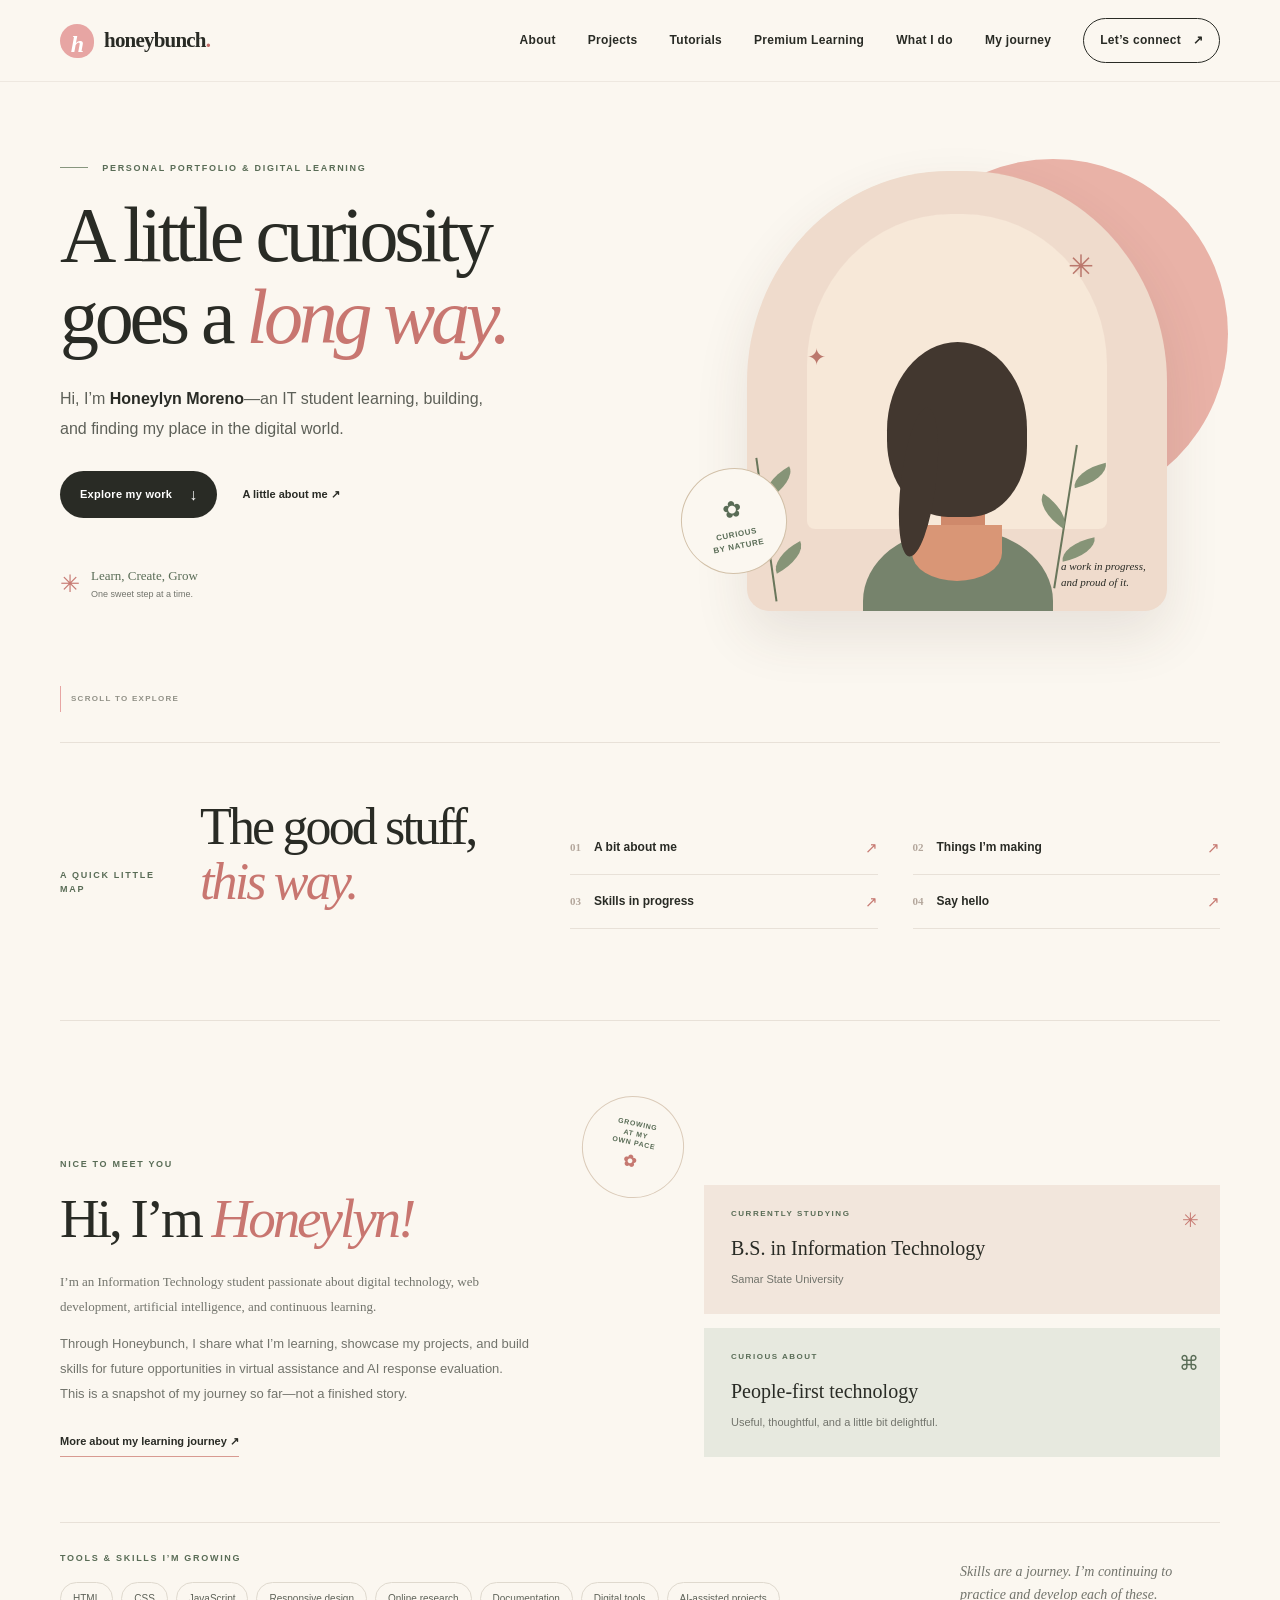
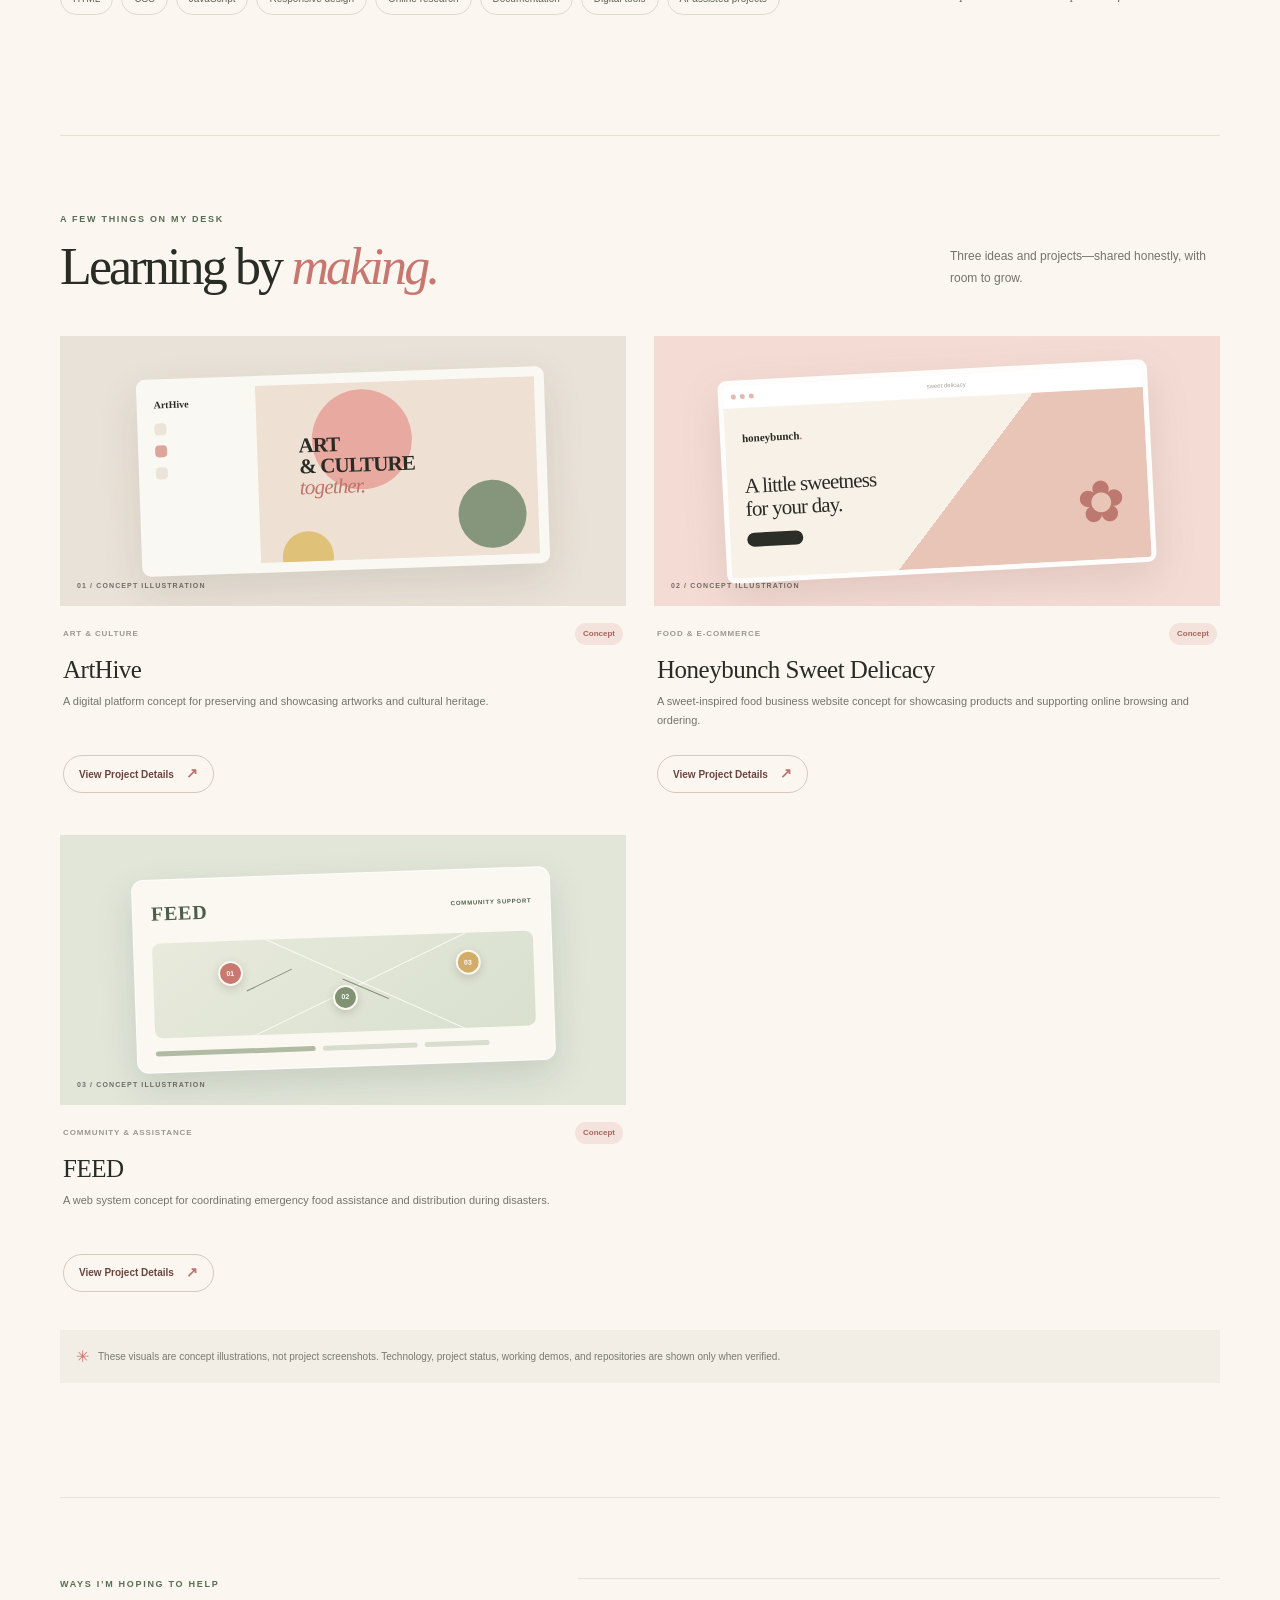
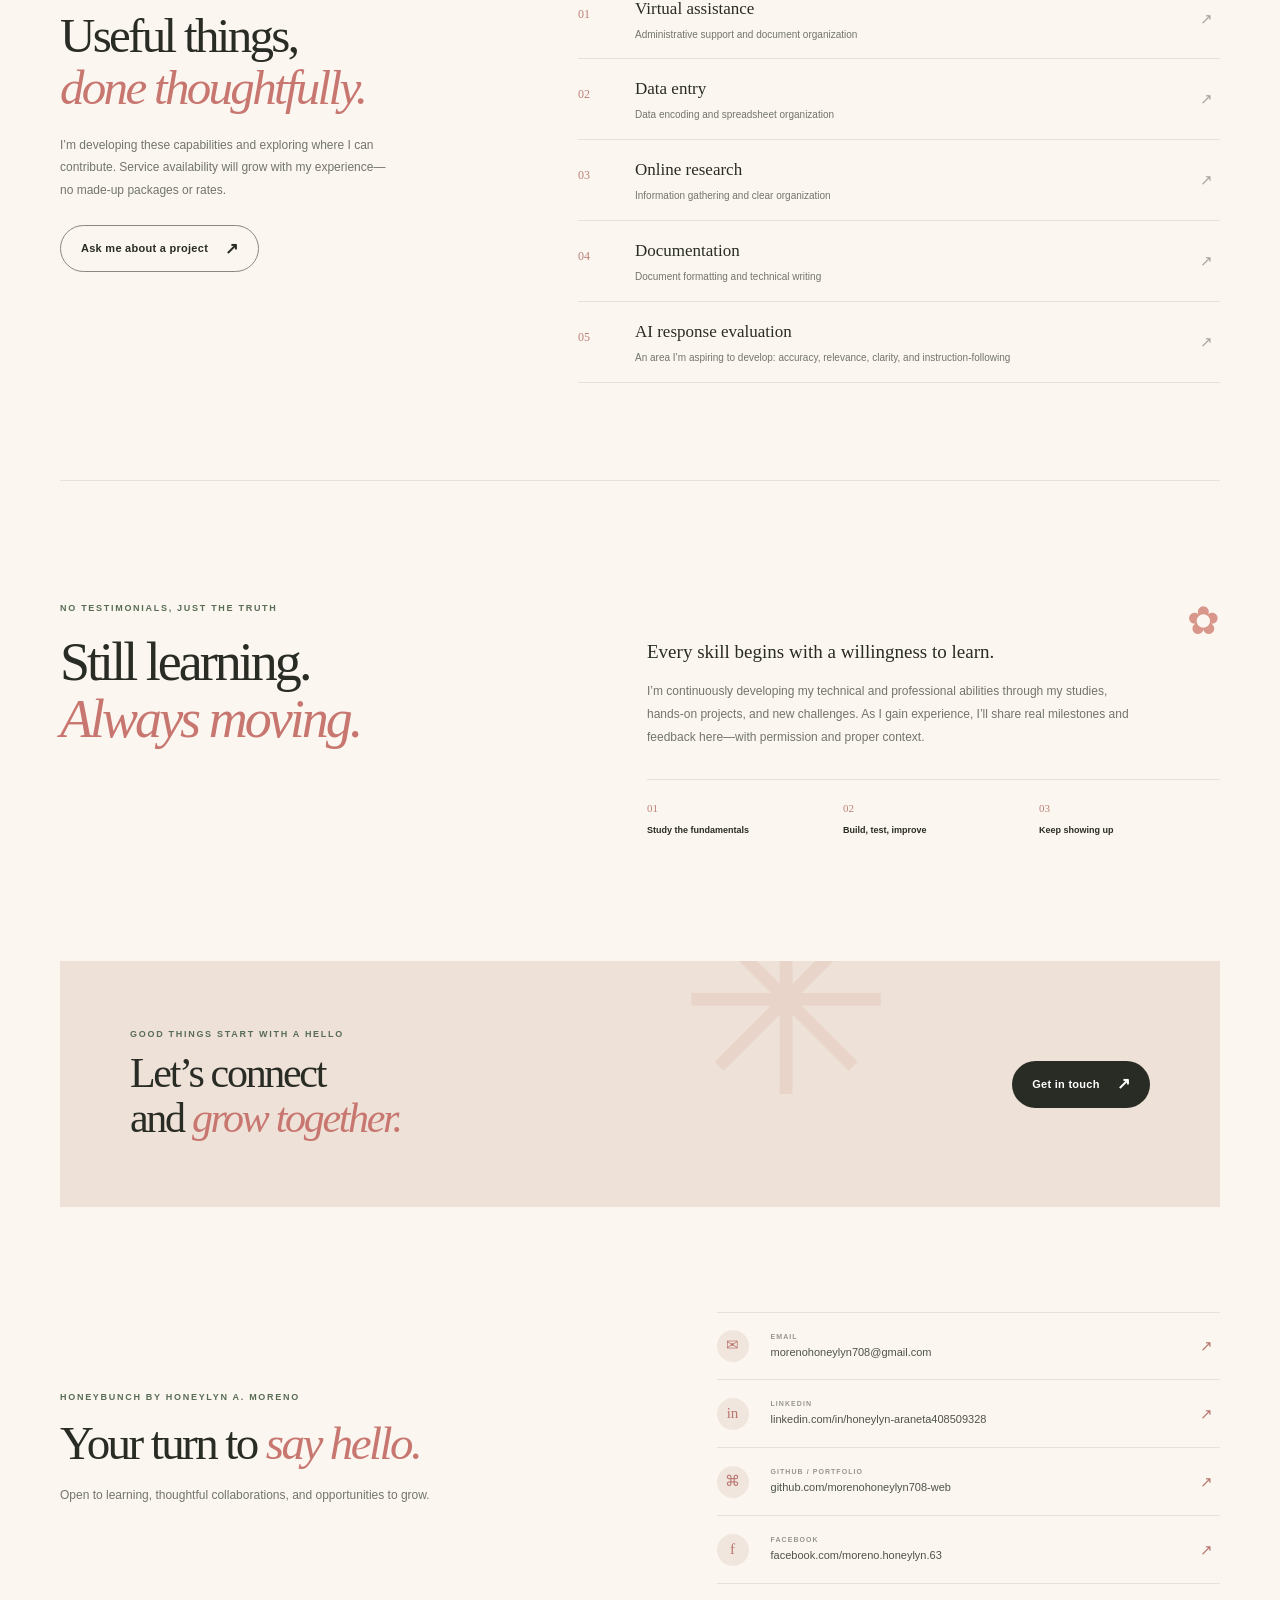
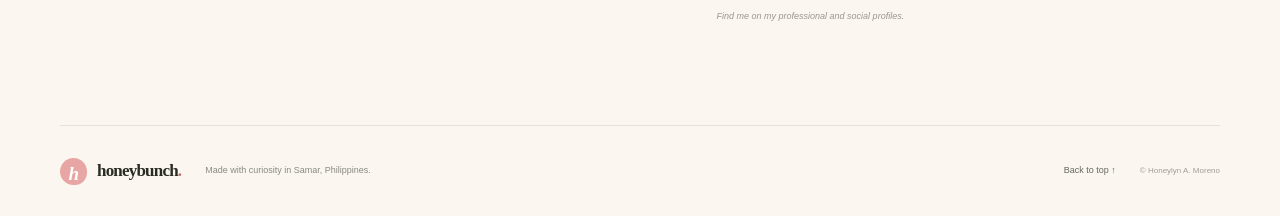
<file: index.html>
<!doctype html>
<html lang="en">
  <head>
    <meta charset="UTF-8" />
    <meta name="viewport" content="width=device-width, initial-scale=1.0" />
    <meta name="theme-color" content="#fbf7f0" />
    <meta name="description" content="Honeybunch is the personal portfolio and digital learning journey of Honeylyn A. Moreno, an IT student exploring web development, virtual assistance, and AI response evaluation." />
    <title>Honeybunch — Honeylyn A. Moreno</title>
    <link rel="icon" href="data:image/svg+xml,%3Csvg xmlns='http://www.w3.org/2000/svg' viewBox='0 0 40 40'%3E%3Crect width='40' height='40' rx='14' fill='%23e8a7a5'/%3E%3Ctext x='50%25' y='55%25' text-anchor='middle' dominant-baseline='middle' font-family='Georgia' font-size='25' fill='white'%3Eh%3C/text%3E%3C/svg%3E" />
    <link rel="stylesheet" href="styles.css" />
    <script src="script.js" defer></script>
  </head>
  <body>
    <a class="skip-link" href="#main">Skip to content</a>
    <header class="site-header">
      <nav class="nav-shell" aria-label="Main navigation">
        <a class="brand" href="#home" aria-label="Honeybunch home"><span class="brand-mark">h</span><span>honeybunch<span class="brand-dot">.</span></span></a>
        <button class="menu-toggle" type="button" aria-expanded="false" aria-controls="primary-menu" aria-label="Open navigation menu"><span></span><span></span></button>
        <div class="nav-links" id="primary-menu">
          <a href="#about">About</a><a href="#projects">Projects</a><a href="tutorials.html">Tutorials</a><a href="tutorials.html#premium">Premium Learning</a><a href="#services">What I do</a><a href="#journey">My journey</a>
          <a class="nav-contact" href="#contact">Let’s connect <span aria-hidden="true">↗</span></a>
        </div>
      </nav>
    </header>

    <main id="main">
      <section class="hero section-wrap" id="home" aria-labelledby="hero-title">
        <div class="hero-copy">
          <p class="eyebrow"><span class="eyebrow-line"></span> PERSONAL PORTFOLIO & DIGITAL LEARNING</p>
          <h1 id="hero-title">A little curiosity<br />goes a <em>long way.</em></h1>
          <p class="hero-intro">Hi, I’m <strong>Honeylyn Moreno</strong>—an IT student learning, building, and finding my place in the digital world.</p>
          <div class="hero-actions"><a class="button button-dark" href="#projects">Explore my work <span aria-hidden="true">↓</span></a><a class="text-link" href="#about">A little about me <span aria-hidden="true">↗</span></a></div>
          <div class="hero-note"><span class="note-star" aria-hidden="true">✳</span><span>Learn, Create, Grow<br /><small>One sweet step at a time.</small></span></div>
        </div>
        <div class="hero-art" aria-label="Decorative portrait illustration in warm pink and green tones" role="img">
          <div class="art-sun"></div><div class="art-frame"><div class="art-backdrop"></div><div class="art-plant plant-one"><i></i><i></i><i></i></div><div class="art-plant plant-two"><i></i><i></i><i></i></div><div class="portrait"><div class="hair"></div><div class="face"><span class="eye eye-left"></span><span class="eye eye-right"></span><span class="smile"></span></div><div class="neck"></div><div class="top"></div></div><span class="art-spark spark-one">✳</span><span class="art-spark spark-two">✦</span><span class="art-caption">a work in progress,<br />and proud of it.</span></div>
          <div class="art-sticker"><span>✿</span><small>curious<br />by nature</small></div>
        </div>
        <a class="scroll-cue" href="#overview"><span></span> SCROLL TO EXPLORE</a>
      </section>

      <section class="overview section-wrap" id="overview" aria-labelledby="overview-title">
        <div class="section-heading compact-heading"><p class="eyebrow">A QUICK LITTLE MAP</p><h2 id="overview-title">The good stuff, <em>this way.</em></h2></div>
        <div class="overview-links"><a href="#about"><span>01</span> A bit about me <b>↗</b></a><a href="#projects"><span>02</span> Things I’m making <b>↗</b></a><a href="#services"><span>03</span> Skills in progress <b>↗</b></a><a href="#contact"><span>04</span> Say hello <b>↗</b></a></div>
      </section>

      <section class="about section-wrap" id="about" aria-labelledby="about-title">
        <div class="about-stamp" aria-hidden="true"><span>GROWING<br />AT MY<br />OWN PACE</span><b>✿</b></div>
        <div class="about-copy"><p class="eyebrow">NICE TO MEET YOU</p><h2 id="about-title">Hi, I’m <em>Honeylyn!</em></h2><p class="lead">I’m an Information Technology student passionate about digital technology, web development, artificial intelligence, and continuous learning.</p><p>Through Honeybunch, I share what I’m learning, showcase my projects, and build skills for future opportunities in virtual assistance and AI response evaluation. This is a snapshot of my journey so far—not a finished story.</p><a class="text-link underline-link" href="#journey">More about my learning journey <span aria-hidden="true">↗</span></a></div>
        <div class="about-facts">
          <article class="fact-card"><span class="fact-icon">✳</span><p class="eyebrow">CURRENTLY STUDYING</p><h3>B.S. in Information Technology</h3><p>Samar State University</p></article>
          <article class="fact-card fact-green"><span class="fact-icon">⌘</span><p class="eyebrow">CURIOUS ABOUT</p><h3>People-first technology</h3><p>Useful, thoughtful, and a little bit delightful.</p></article>
        </div>
        <div class="skills-strip"><div><p class="eyebrow">TOOLS & SKILLS I’M GROWING</p><div class="skill-tags"><span>HTML</span><span>CSS</span><span>JavaScript</span><span>Responsive design</span><span>Online research</span><span>Documentation</span><span>Digital tools</span><span>AI-assisted projects</span></div></div><p class="skills-note">Skills are a journey. I’m continuing to practice and develop each of these.</p></div>
      </section>

      <section class="projects section-wrap" id="projects" aria-labelledby="projects-title">
        <div class="section-heading"><div><p class="eyebrow">A FEW THINGS ON MY DESK</p><h2 id="projects-title">Learning by <em>making.</em></h2></div><p class="section-aside">Three ideas and projects—shared honestly, with room to grow.</p></div>
        <div class="project-grid">
          <a class="project-card" href="#projects" data-project="arthive" aria-haspopup="dialog" aria-controls="project-dialog">
            <div class="project-visual arthive-visual" role="img" aria-label="Illustrative ArtHive digital art gallery concept, not a project screenshot"><div class="art-board"><div class="art-sidebar"><b>ArtHive</b><i></i><i></i><i></i></div><div class="art-canvas"><span class="art-orb orb-a"></span><span class="art-orb orb-b"></span><span class="art-orb orb-c"></span><div class="art-canvas-caption">ART<br />&amp; CULTURE<br /><em>together.</em></div></div></div><span class="visual-label">01 / CONCEPT ILLUSTRATION</span></div>
            <div class="project-info"><div class="project-kicker"><span>ART &amp; CULTURE</span><span class="status status-concept">Concept</span></div><h3>ArtHive</h3><p>A digital platform concept for preserving and showcasing artworks and cultural heritage.</p><span class="project-detail-link">View Project Details <span aria-hidden="true">↗</span></span></div>
          </a>
          <a class="project-card" href="#projects" data-project="sweet-delicacy" aria-haspopup="dialog" aria-controls="project-dialog">
            <div class="project-visual honey-visual" role="img" aria-label="Illustrative Honeybunch Sweet Delicacy online ordering concept, not a project screenshot"><div class="mock-browser"><div class="mock-top"><i></i><i></i><i></i><span>sweet delicacy</span></div><div class="mock-content"><div class="mock-brand">honeybunch<span>.</span></div><div class="mock-hero-line">A little sweetness<br />for your day.</div><div class="mock-button"></div><div class="mock-flower">✿</div></div></div><span class="visual-label">02 / CONCEPT ILLUSTRATION</span></div>
            <div class="project-info"><div class="project-kicker"><span>FOOD &amp; E-COMMERCE</span><span class="status status-concept">Concept</span></div><h3>Honeybunch Sweet Delicacy</h3><p>A sweet-inspired food business website concept for showcasing products and supporting online browsing and ordering.</p><span class="project-detail-link">View Project Details <span aria-hidden="true">↗</span></span></div>
          </a>
          <a class="project-card" href="#projects" data-project="feed" aria-haspopup="dialog" aria-controls="project-dialog">
            <div class="project-visual feed-visual" role="img" aria-label="Illustrative FEED emergency food distribution system concept, not a project screenshot"><div class="feed-board"><div class="feed-board-head"><span>FEED</span><span>COMMUNITY SUPPORT</span></div><div class="feed-board-map"><span class="feed-node node-one">01</span><span class="feed-node node-two">02</span><span class="feed-node node-three">03</span><i></i><i></i></div><div class="feed-board-footer"><span></span><span></span><span></span></div></div><span class="visual-label">03 / CONCEPT ILLUSTRATION</span></div>
            <div class="project-info"><div class="project-kicker"><span>COMMUNITY &amp; ASSISTANCE</span><span class="status status-concept">Concept</span></div><h3>FEED</h3><p>A web system concept for coordinating emergency food assistance and distribution during disasters.</p><span class="project-detail-link">View Project Details <span aria-hidden="true">↗</span></span></div>
          </a>
        </div>
        <p class="project-disclaimer"><span>✳</span> These visuals are concept illustrations, not project screenshots. Technology, project status, working demos, and repositories are shown only when verified.</p>
      </section>

      <div class="project-dialog" id="project-dialog" hidden>
        <div class="project-dialog-backdrop" data-dialog-close></div>
        <section class="project-dialog-panel" role="dialog" aria-modal="true" aria-labelledby="project-dialog-title" aria-describedby="project-dialog-subtitle" tabindex="-1">
          <button class="project-dialog-close" type="button" aria-label="Close project details">Close <span aria-hidden="true">×</span></button>
          <p class="eyebrow project-dialog-eyebrow">PROJECT DETAILS</p>
          <h2 id="project-dialog-title"></h2>
          <p class="project-dialog-subtitle" id="project-dialog-subtitle"></p>
          <p class="project-dialog-description" id="project-dialog-description"></p>
          <dl class="project-detail-fields">
            <div><dt>Project role</dt><dd id="project-detail-role"></dd></div>
            <div><dt>Project type</dt><dd id="project-detail-type"></dd></div>
            <div><dt>Key features</dt><dd id="project-detail-features"></dd></div>
            <div><dt>Technologies</dt><dd id="project-detail-technologies"></dd></div>
            <div><dt>Project status</dt><dd id="project-detail-status"></dd></div>
            <div><dt>Project screenshots</dt><dd id="project-detail-screenshots"></dd></div>
          </dl>
          <div class="project-detail-actions" id="project-detail-actions" hidden></div>
        </section>
      </div>

      <section class="services section-wrap" id="services" aria-labelledby="services-title">
        <div class="services-intro"><p class="eyebrow">WAYS I’M HOPING TO HELP</p><h2 id="services-title">Useful things,<br /><em>done thoughtfully.</em></h2><p>I’m developing these capabilities and exploring where I can contribute. Service availability will grow with my experience—no made-up packages or rates.</p><a class="button button-outline" href="#contact">Ask me about a project <span aria-hidden="true">↗</span></a></div>
        <div class="service-list"><article><span class="service-number">01</span><div><h3>Virtual assistance</h3><p>Administrative support and document organization</p></div><span class="service-arrow">↗</span></article><article><span class="service-number">02</span><div><h3>Data entry</h3><p>Data encoding and spreadsheet organization</p></div><span class="service-arrow">↗</span></article><article><span class="service-number">03</span><div><h3>Online research</h3><p>Information gathering and clear organization</p></div><span class="service-arrow">↗</span></article><article><span class="service-number">04</span><div><h3>Documentation</h3><p>Document formatting and technical writing</p></div><span class="service-arrow">↗</span></article><article><span class="service-number">05</span><div><h3>AI response evaluation</h3><p>An area I’m aspiring to develop: accuracy, relevance, clarity, and instruction-following</p></div><span class="service-arrow">↗</span></article></div>
      </section>

      <section class="journey section-wrap" id="journey" aria-labelledby="journey-title"><div class="journey-heading"><p class="eyebrow">NO TESTIMONIALS, JUST THE TRUTH</p><h2 id="journey-title">Still learning.<br /><em>Always moving.</em></h2></div><div class="journey-content"><div class="journey-flower" aria-hidden="true">✿</div><p class="lead">Every skill begins with a willingness to learn.</p><p>I’m continuously developing my technical and professional abilities through my studies, hands-on projects, and new challenges. As I gain experience, I’ll share real milestones and feedback here—with permission and proper context.</p><div class="journey-steps"><div><span>01</span><b>Study the fundamentals</b></div><div><span>02</span><b>Build, test, improve</b></div><div><span>03</span><b>Keep showing up</b></div></div></div></section>

      <section class="connect-band section-wrap" aria-labelledby="connect-title"><div class="connect-flower" aria-hidden="true">✳</div><div><p class="eyebrow">GOOD THINGS START WITH A HELLO</p><h2 id="connect-title">Let’s connect<br />and <em>grow together.</em></h2></div><a class="button button-dark" href="#contact">Get in touch <span aria-hidden="true">↗</span></a></section>

      <section class="contact section-wrap" id="contact" aria-labelledby="contact-title"><div class="contact-heading"><p class="eyebrow">HONEYBUNCH BY HONEYLYN A. MORENO</p><h2 id="contact-title">Your turn to <em>say hello.</em></h2><p>Open to learning, thoughtful collaborations, and opportunities to grow.</p></div><div class="contact-details"><a href="mailto:morenohoneylyn708@gmail.com"><span class="contact-icon">✉</span><span><small>EMAIL</small><b>morenohoneylyn708@gmail.com</b></span><span class="contact-out">↗</span></a><a href="https://linkedin.com/in/honeylyn-araneta408509328" target="_blank" rel="noopener noreferrer"><span class="contact-icon">in</span><span><small>LINKEDIN</small><b>linkedin.com/in/honeylyn-araneta408509328</b></span><span class="contact-out">↗</span></a><a href="https://github.com/morenohoneylyn708-web" target="_blank" rel="noopener noreferrer"><span class="contact-icon">⌘</span><span><small>GITHUB / PORTFOLIO</small><b>github.com/morenohoneylyn708-web</b></span><span class="contact-out">↗</span></a><a href="https://www.facebook.com/moreno.honeylyn.63" target="_blank" rel="noopener noreferrer"><span class="contact-icon">f</span><span><small>FACEBOOK</small><b>facebook.com/moreno.honeylyn.63</b></span><span class="contact-out">↗</span></a></div><p class="contact-note">Find me on my professional and social profiles.</p></section>
    </main>

    <footer class="site-footer"><a class="brand footer-brand" href="#home"><span class="brand-mark">h</span><span>honeybunch<span class="brand-dot">.</span></span></a><p>Made with curiosity in Samar, Philippines.</p><a href="#home" class="back-top">Back to top ↑</a><small>© <span id="year"></span> Honeylyn A. Moreno</small></footer>
  </body>
</html>
</file>
<file: styles.css>
@charset "UTF-8";
:root{--cream:#fbf7f0;--paper:#fffdf9;--ink:#292b25;--muted:#72746c;--pink:#e7a5a3;--pink-light:#f3d5cf;--pink-pale:#f8e9e3;--green:#87967e;--green-dark:#596c56;--line:#e8e1d8;--serif:Georgia,"Times New Roman",serif;--sans:Arial,Helvetica,sans-serif;--max:1160px;--shadow:0 24px 55px rgba(73,58,49,.11)}
*{box-sizing:border-box}html{scroll-behavior:smooth;scroll-padding-top:95px}body{margin:0;background:var(--cream);color:var(--ink);font-family:var(--sans);font-size:15px;line-height:1.7;-webkit-font-smoothing:antialiased}a{color:inherit;text-decoration:none}button{font:inherit}.skip-link{position:fixed;z-index:20;top:10px;left:10px;padding:10px 16px;background:var(--ink);color:white;transform:translateY(-150%)}.skip-link:focus{transform:translateY(0)}.site-header{height:82px;position:sticky;top:0;z-index:10;background:rgba(251,247,240,.91);backdrop-filter:blur(14px);border-bottom:1px solid rgba(232,225,216,.65)}.nav-shell{width:min(var(--max),calc(100% - 64px));height:100%;margin:auto;display:flex;align-items:center;justify-content:space-between}.brand{display:inline-flex;align-items:center;gap:10px;font-family:var(--serif);font-size:21px;font-weight:700;letter-spacing:-.8px}.brand-mark{display:grid;place-items:center;width:34px;height:34px;border-radius:50% 50% 45% 50%;background:var(--pink);color:white;font-size:24px;font-style:italic}.brand-dot{color:#c36d68}.nav-links{display:flex;align-items:center;gap:32px;font-size:12px;font-weight:600;letter-spacing:.025em}.nav-links>a:not(.nav-contact){transition:color .2s}.nav-links>a:hover,.text-link:hover{color:#bc6966}.nav-contact{padding:11px 16px;border:1px solid var(--ink);border-radius:99px}.nav-contact span{padding-left:8px}.menu-toggle{display:none}
.section-wrap{width:min(var(--max),calc(100% - 64px));margin-inline:auto}.hero{min-height:660px;position:relative;display:grid;grid-template-columns:1fr .88fr;align-items:center;gap:35px;padding-top:46px;padding-bottom:88px}.hero-copy{position:relative;z-index:2;padding-bottom:18px}.eyebrow{margin:0 0 18px;color:var(--green-dark);font-size:9px;font-weight:700;letter-spacing:.19em;line-height:1.5}.eyebrow-line{display:inline-block;width:28px;height:1px;background:var(--green);margin:0 10px 3px 0}.hero h1,.section-heading h2,.about h2,.services h2,.journey h2,.connect-band h2,.contact h2{margin:0;font-family:var(--serif);font-size:clamp(48px,6.4vw,78px);font-weight:400;letter-spacing:-.055em;line-height:1.06}.hero h1 em,.section-heading h2 em,.about h2 em,.services h2 em,.journey h2 em,.connect-band h2 em,.contact h2 em{color:#c87670;font-weight:400}.hero-intro{max-width:435px;margin:25px 0 26px;color:#5d6058;font-size:16px;line-height:1.9}.hero-intro strong{color:var(--ink)}.hero-actions{display:flex;align-items:center;gap:25px}.button{min-height:47px;padding:0 20px;display:inline-flex;align-items:center;justify-content:center;gap:17px;border-radius:99px;font-size:11px;font-weight:700;letter-spacing:.025em;transition:transform .2s,background .2s}.button:hover{transform:translateY(-2px)}.button-dark{background:var(--ink);color:white}.button-dark:hover{background:var(--green-dark)}.button span{font-size:16px}.text-link{font-size:11px;font-weight:700;transition:color .2s}.hero-note{display:flex;align-items:center;gap:11px;margin-top:49px;color:var(--green-dark);font-family:var(--serif);font-size:13px;line-height:1.35}.hero-note small{color:var(--muted);font-family:var(--sans);font-size:9px}.note-star{font-size:24px;color:#c77b73}.hero-art{min-height:465px;position:relative;display:flex;align-items:center;justify-content:center}.art-frame{width:min(100%,420px);height:440px;position:relative;overflow:hidden;border-radius:48% 48% 22px 22px;background:#efdbcc;box-shadow:var(--shadow)}.art-sun{position:absolute;width:350px;height:350px;top:0;right:-8px;border-radius:50%;background:#e9b2a7}.art-backdrop{position:absolute;width:300px;height:315px;left:50%;top:43px;transform:translateX(-50%);border-radius:48% 48% 8px 8px;background:#f7e8d8}.portrait{position:absolute;z-index:2;width:220px;height:330px;left:50%;bottom:-25px;transform:translateX(-50%)}.face{position:absolute;z-index:2;left:51px;top:58px;width:119px;height:151px;border-radius:46% 46% 48% 48%;background:#d99676}.hair{position:absolute;z-index:3;left:40px;top:36px;width:140px;height:175px;border-radius:52% 51% 42% 45%;background:#42372f}.hair:after{position:absolute;content:"";left:14px;top:65px;width:35px;height:150px;background:#42372f;border-radius:50%;transform:rotate(7deg)}.face:before{content:"";position:absolute;left:6px;top:8px;width:108px;height:85px;border-radius:50% 50% 20% 20%;background:#42372f;transform:rotate(-4deg)}.eye{position:absolute;z-index:4;top:83px;width:5px;height:5px;border-radius:50%;background:#302a26}.eye-left{left:34px}.eye-right{right:31px}.smile{position:absolute;z-index:4;left:51px;top:112px;width:18px;height:9px;border-bottom:1px solid #78483e;border-radius:0 0 50% 50%}.neck{position:absolute;z-index:1;left:94px;top:191px;width:44px;height:52px;background:#cf896b}.top{position:absolute;z-index:2;left:16px;top:223px;width:190px;height:150px;border-radius:48% 48% 0 0;background:#76836c}.top:before{position:absolute;content:"";top:-4px;left:49px;width:90px;height:56px;border-radius:0 0 50% 50%;background:#d99676}.art-plant{position:absolute;z-index:3;bottom:15px;width:90px;height:145px;border-left:2px solid #69765b}.plant-one{left:18px;transform:rotate(-8deg)}.plant-two{right:13px;transform:rotate(9deg)}.art-plant i{position:absolute;display:block;width:36px;height:18px;border-radius:100% 0 100% 0;background:#869477}.art-plant i:nth-child(1){top:19px;left:-1px;transform:rotate(-22deg)}.art-plant i:nth-child(2){top:60px;left:-32px;transform:rotate(25deg) scaleX(-1)}.art-plant i:nth-child(3){top:94px;left:-1px;transform:rotate(-20deg)}.art-spark{position:absolute;z-index:4;color:#bb786d}.spark-one{top:70px;right:73px;font-size:31px}.spark-two{top:167px;left:60px;font-size:23px}.art-caption{position:absolute;z-index:4;right:21px;bottom:21px;font-family:var(--serif);font-size:11px;font-style:italic;line-height:1.4}.art-sticker{position:absolute;z-index:5;left:-12px;bottom:50px;width:106px;height:106px;display:flex;flex-direction:column;align-items:center;justify-content:center;border:1px solid #d2c1a9;border-radius:50%;background:var(--cream);color:var(--green-dark);text-align:center;transform:rotate(-11deg)}.art-sticker span{font-size:23px}.art-sticker small{font-size:8px;font-weight:700;line-height:1.4;letter-spacing:.08em;text-transform:uppercase}.scroll-cue{position:absolute;left:0;bottom:30px;display:flex;align-items:center;gap:10px;color:#919187;font-size:8px;font-weight:700;letter-spacing:.16em}.scroll-cue span{height:26px;width:1px;background:var(--pink)}
.overview{display:grid;grid-template-columns:.88fr 1.3fr;gap:70px;align-items:center;padding:56px 0 69px;border-top:1px solid var(--line);border-bottom:1px solid var(--line)}.compact-heading h2{max-width:300px;font-size:39px}.compact-heading .eyebrow{margin-bottom:12px}.overview-links{display:grid;grid-template-columns:1fr 1fr;column-gap:35px}.overview-links a{min-height:54px;display:flex;align-items:center;gap:13px;border-bottom:1px solid var(--line);font-size:12px;font-weight:600}.overview-links a span{color:#b4a79c;font-family:var(--serif);font-size:11px}.overview-links a b{margin-left:auto;color:#c67971;font-size:15px;font-weight:400;transition:transform .2s}.overview-links a:hover b{transform:translate(3px,-3px)}
.about{position:relative;padding:137px 0 120px;display:grid;grid-template-columns:1.02fr .95fr;column-gap:90px;row-gap:65px}.about-copy{max-width:495px}.about h2,.section-heading h2,.contact h2{font-size:55px}.about-copy .lead,.journey-content .lead{margin:22px 0 13px;font-family:var(--serif);font-size:19px;line-height:1.65}.about-copy>p:not(.eyebrow){max-width:470px;color:var(--muted);font-size:13px;line-height:1.9}.underline-link{display:inline-block;margin-top:13px;padding-bottom:5px;border-bottom:1px solid #d89a91}.about-stamp{position:absolute;top:75px;left:45%;width:102px;height:102px;display:flex;flex-direction:column;align-items:center;justify-content:center;border:1px solid #dbcbb9;border-radius:50%;background:var(--cream);color:var(--green-dark);text-align:center;transform:rotate(12deg)}.about-stamp span{font-size:7px;font-weight:700;letter-spacing:.1em;line-height:1.4}.about-stamp b{font-size:16px;color:#c67971}.about-facts{display:grid;gap:14px;padding-top:27px}.fact-card{position:relative;padding:23px 27px 22px;background:#f2e6dc}.fact-card .fact-icon{position:absolute;top:18px;right:21px;color:#c67971;font-size:20px}.fact-card .eyebrow{margin-bottom:11px;font-size:8px}.fact-card h3{max-width:270px;margin:0;font-family:var(--serif);font-size:20px;font-weight:400}.fact-card>p:last-child{margin:5px 0 0;color:var(--muted);font-size:11px}.fact-green{background:#e7e9df}.fact-green .fact-icon{color:var(--green-dark)}.skills-strip{grid-column:1/-1;display:grid;grid-template-columns:1fr 260px;gap:35px;align-items:center;padding-top:29px;border-top:1px solid var(--line)}.skills-strip .eyebrow{margin-bottom:16px}.skill-tags{display:flex;flex-wrap:wrap;gap:8px}.skill-tags span{padding:7px 12px;border:1px solid #dfd9ce;border-radius:99px;color:#5e6258;font-size:10px}.skills-note{margin:0;color:var(--muted);font-family:var(--serif);font-size:14px;font-style:italic;line-height:1.65}
.projects{padding:77px 0 114px;border-top:1px solid var(--line)}.section-heading{display:flex;justify-content:space-between;align-items:end;gap:35px;margin-bottom:42px}.section-heading h2{font-size:52px}.section-heading .eyebrow{margin-bottom:13px}.section-aside{max-width:270px;margin:0 0 5px;color:var(--muted);font-size:12px;line-height:1.8}.project-grid{display:grid;grid-template-columns:1fr 1fr;gap:42px 28px}.project-card{min-width:0}.project-visual{height:270px;position:relative;overflow:hidden;display:grid;place-items:center;background:#f0e2d7}.visual-label{position:absolute;left:17px;bottom:14px;color:rgba(41,43,37,.63);font-size:7px;font-weight:700;letter-spacing:.16em}.honey-visual{background:#f4dcd5}.mock-browser{position:relative;width:76%;height:75%;overflow:hidden;border:5px solid rgba(255,255,255,.75);border-radius:9px;background:#fbf7f0;box-shadow:0 15px 40px rgba(111,78,63,.15);transform:rotate(-3deg)}.mock-top{height:23px;display:flex;align-items:center;gap:4px;padding:0 8px;background:#fff}.mock-top i{width:5px;height:5px;border-radius:50%;background:#e4b9ad}.mock-top span{margin:auto;font-size:6px;color:#a9a198}.mock-content{position:relative;height:calc(100% - 23px);padding:21px 17px;background:linear-gradient(130deg,#f8f1e8 55%,#e9c5b8 55%)}.mock-brand{font-family:var(--serif);font-size:11px;font-weight:bold}.mock-brand span{color:#c67971}.mock-hero-line{margin-top:27px;font-family:var(--serif);font-size:21px;line-height:1.1;letter-spacing:-.04em}.mock-button{width:56px;height:14px;margin-top:12px;border-radius:20px;background:#2b2d27}.mock-flower{position:absolute;right:23px;bottom:8px;color:#bd786f;font-size:58px}.travel-visual{background:#dde5d8}.map-card{width:73%;height:77%;padding:13px 14px;display:flex;flex-direction:column;background:#fbf7f0;border-radius:13px;box-shadow:0 12px 35px rgba(55,73,51,.17);transform:rotate(2deg)}.map-top{display:flex;justify-content:space-between;font-size:8px;font-weight:700;letter-spacing:.08em}.map-scene{position:relative;flex:1;margin:9px 0;overflow:hidden;border-radius:9px;background:#e1e5cf}.map-water{position:absolute;right:-4%;top:-20%;width:48%;height:140%;background:#b6d4cd;border-radius:50% 0 0 50%;transform:rotate(18deg)}.map-island{position:absolute;top:20%;left:22%;width:45%;height:67%;background:#a4b58b;border-radius:62% 38% 60% 35%;transform:rotate(32deg)}.map-road{position:absolute;z-index:1;left:16%;top:48%;width:72%;height:2px;background:#f7f3df;transform:rotate(-27deg)}.map-pin{position:absolute;z-index:2;color:#c46d62;font-size:18px;text-shadow:0 2px 3px #fff}.pin-a{left:34%;top:24%}.pin-b{left:67%;top:55%}.map-chat{height:29px;display:flex;align-items:center;gap:8px;font-size:8px}.chat-dot{color:#8b9d7f}.map-chat b{margin-left:auto}.arthive-visual{background:#e9e2d8}.art-board{display:flex;width:72%;height:73%;padding:10px;border-radius:9px;background:#faf8f3;box-shadow:0 15px 40px rgba(68,56,45,.12);transform:rotate(-2deg)}.art-sidebar{width:28%;padding:7px 7px;display:flex;flex-direction:column;gap:10px;font-family:var(--serif);font-size:10px}.art-sidebar i{width:12px;height:12px;border-radius:4px;background:#ece3d9}.art-sidebar i:nth-of-type(2){background:#dca69d}.art-canvas{position:relative;flex:1;overflow:hidden;background:#eee0d2}.art-orb{position:absolute;border-radius:50%}.orb-a{width:100px;height:100px;left:20%;top:4%;background:#e7a9a0}.orb-b{width:68px;height:68px;right:4%;bottom:4%;background:#86967d}.orb-c{width:51px;height:51px;left:8%;bottom:-12%;background:#e0c178}.art-canvas-caption{position:absolute;left:15%;top:29%;font-family:var(--serif);font-weight:bold;font-size:21px;line-height:1;letter-spacing:-.04em}.art-canvas-caption em{color:#bf7269;font-weight:400}.web-visual{background:#e5e4db}.code-window{width:76%;height:74%;position:relative;overflow:hidden;border-radius:9px;background:#f8f7f1;box-shadow:0 13px 38px rgba(63,65,52,.16);transform:rotate(1deg)}.code-bar{height:27px;display:flex;align-items:center;gap:4px;padding:0 10px;background:#424840}.code-bar span{width:5px;height:5px;border-radius:50%;background:#e3a5a0}.code-bar span:nth-child(2){background:#dfc27b}.code-bar span:nth-child(3){background:#9dae8d}.code-bar b{margin:auto;color:#d9dbd1;font-size:6px;font-weight:400}.code-lines{position:absolute;left:13px;top:45px;width:39%;display:grid;gap:9px}.code-lines i{width:74%;height:4px;border-radius:3px;background:#d4a49a}.code-lines i:nth-child(2n){width:94%;background:#9ba88f}.code-lines i:nth-child(3n){width:53%;background:#ddd0b2}.code-preview{position:absolute;right:0;top:27px;width:53%;height:calc(100% - 27px);display:flex;flex-direction:column;align-items:center;justify-content:center;background:#e9e8db;color:#384035}.code-preview span{color:#be756d;font-size:26px}.code-preview b{font-family:var(--serif);font-size:17px;line-height:1.1;text-align:center}.code-preview small{margin-top:8px;color:#818579;font-size:7px}.project-info{padding:17px 3px 0}.project-kicker{display:flex;align-items:center;justify-content:space-between;color:#99988f;font-size:8px;font-weight:700;letter-spacing:.11em}.status{padding:4px 8px;border-radius:99px;font-size:8px;letter-spacing:0;text-transform:none}.status-concept{background:#f4e2dc;color:#a8655d}.status-development{background:#e5eadc;color:#68765f}.status-learning{background:#f0ead8;color:#8c7b4e}.project-info h3{margin:9px 0 7px;font-family:var(--serif);font-size:25px;font-weight:400;letter-spacing:-.02em}.project-info>p{min-height:47px;margin:0;color:var(--muted);font-size:11px;line-height:1.75}.project-meta{display:flex;gap:24px;margin-top:17px;padding-top:12px;border-top:1px solid var(--line)}.project-meta span{display:flex;flex-direction:column;color:#99988f;font-size:7px;font-weight:700;letter-spacing:.1em}.project-meta b{margin-top:3px;color:#55594f;font-size:9px;font-weight:500;letter-spacing:0}.project-disclaimer{display:flex;align-items:center;gap:9px;margin:38px 0 0;padding:13px 16px;background:#f2eee5;color:#797a70;font-size:10px}.project-disclaimer span{color:#c67971;font-size:16px}
.services{padding:80px 0 97px;display:grid;grid-template-columns:.8fr 1.2fr;gap:90px;border-top:1px solid var(--line);border-bottom:1px solid var(--line)}.services h2{font-size:49px}.services-intro>p:not(.eyebrow){max-width:330px;margin:20px 0 23px;color:var(--muted);font-size:12px;line-height:1.9}.button-outline{border:1px solid #88887e;color:var(--ink)}.button-outline:hover{background:#fff}.service-list article{min-height:81px;display:grid;grid-template-columns:42px 1fr 20px;align-items:center;gap:15px;border-bottom:1px solid var(--line)}.service-list article:first-child{border-top:1px solid var(--line)}.service-number{align-self:start;padding-top:25px;color:#bc8178;font-family:var(--serif);font-size:12px}.service-list h3{margin:0;font-family:var(--serif);font-size:17px;font-weight:400}.service-list p{margin:2px 0 0;color:var(--muted);font-size:10px}.service-arrow{color:#a7a69b;font-size:15px}
.journey{padding:121px 0 124px;display:grid;grid-template-columns:.85fr 1fr;gap:100px}.journey h2{font-size:54px}.journey-content{position:relative;padding-top:12px}.journey-content>p:not(.lead){max-width:485px;color:var(--muted);font-size:12px;line-height:1.9}.journey-flower{position:absolute;right:0;top:-14px;color:#d9968a;font-size:39px}.journey-steps{display:grid;grid-template-columns:repeat(3,1fr);gap:15px;margin-top:30px;padding-top:19px;border-top:1px solid var(--line)}.journey-steps div{display:flex;flex-direction:column;gap:6px}.journey-steps span{color:#bc8178;font-family:var(--serif);font-size:11px}.journey-steps b{font-size:9px;font-weight:600;line-height:1.5}.connect-band{position:relative;min-height:246px;padding:48px 70px;display:flex;align-items:center;justify-content:space-between;overflow:hidden;background:#eee1d7}.connect-band .eyebrow{margin-bottom:10px}.connect-band h2{font-size:42px}.connect-band .button{position:relative;z-index:1}.connect-flower{position:absolute;right:28%;top:-87px;color:rgba(199,121,113,.13);font-size:260px;line-height:1}
.contact{padding:105px 0 91px;display:grid;grid-template-columns:1fr .83fr;gap:50px;align-items:center}.contact-heading .eyebrow{margin-bottom:14px}.contact h2{font-size:47px}.contact-heading>p:last-child{margin:16px 0 0;color:var(--muted);font-size:12px}.contact-details>a{min-height:68px;display:grid;grid-template-columns:42px 1fr 20px;align-items:center;gap:12px;border-bottom:1px solid var(--line)}.contact-details>a:first-child{border-top:1px solid var(--line)}.contact-icon{width:32px;height:32px;display:grid;place-items:center;border-radius:50%;background:#f1e6de;color:#b9756e;font-family:var(--serif);font-size:15px}.contact-details small{display:block;color:#97968c;font-size:7px;font-weight:700;letter-spacing:.15em}.contact-details b{display:block;color:#4e5249;font-size:11px;font-weight:500}.contact-out{color:#b77770;font-size:15px}.contact-note{grid-column:2;margin:-35px 0 0;color:#99978f;font-size:9px;font-style:italic}.site-footer{min-height:91px;width:min(var(--max),calc(100% - 64px));margin:auto;display:flex;align-items:center;gap:24px;border-top:1px solid var(--line)}.footer-brand{font-size:17px}.footer-brand .brand-mark{width:27px;height:27px;font-size:19px}.site-footer p{margin:0;color:#888980;font-size:9px}.site-footer .back-top{margin-left:auto;color:#65685e;font-size:9px}.site-footer>small{color:#a09e94;font-size:8px}
@media(min-width:1300px){.hero{min-height:715px}.art-frame{height:470px;width:440px}.hero-art{min-height:500px}}
@media(max-width:900px){.section-wrap,.nav-shell,.site-footer{width:calc(100% - 44px)}.nav-links{gap:18px}.hero{min-height:590px;grid-template-columns:1fr .85fr;gap:10px}.hero h1{font-size:58px}.hero-art{min-height:405px}.art-frame{height:390px}.overview{gap:35px}.about{column-gap:45px}.about-stamp{left:43%}.services{gap:50px}.journey{gap:60px}.project-visual{height:230px}}
@media(max-width:680px){html{scroll-padding-top:75px}.site-header{height:70px}.section-wrap,.nav-shell,.site-footer{width:calc(100% - 40px)}.brand{font-size:19px}.menu-toggle{width:42px;height:42px;display:flex;flex-direction:column;justify-content:center;align-items:center;gap:6px;border:1px solid var(--line);border-radius:50%;background:transparent}.menu-toggle span{width:16px;height:1px;background:var(--ink);transition:transform .2s}.menu-toggle[aria-expanded=true] span:first-child{transform:translateY(3.5px) rotate(45deg)}.menu-toggle[aria-expanded=true] span:last-child{transform:translateY(-3.5px) rotate(-45deg)}.nav-links{position:absolute;top:69px;left:0;right:0;display:none;align-items:stretch;gap:0;padding:10px 20px 20px;background:var(--cream);border-bottom:1px solid var(--line)}.nav-links.is-open{display:flex;flex-direction:column}.nav-links>a:not(.nav-contact){padding:12px 3px;border-bottom:1px solid var(--line)}.nav-contact{align-self:flex-start;margin-top:15px}.hero{min-height:0;grid-template-columns:1fr;padding-top:66px;padding-bottom:69px;gap:15px}.hero-copy{padding:0}.hero h1{font-size:clamp(48px,12vw,66px)}.hero-intro{max-width:400px;margin:19px 0 22px;font-size:14px}.hero-actions{gap:20px}.hero-note{margin-top:29px}.hero-art{min-height:360px;margin-top:9px}.art-frame{width:min(85%,370px);height:340px}.art-sun{width:270px;height:270px}.art-backdrop{width:230px;height:250px;top:37px}.portrait{transform:translateX(-50%) scale(.82);transform-origin:bottom center}.art-sticker{left:2px;bottom:28px;width:86px;height:86px}.art-sticker span{font-size:19px}.art-caption{font-size:9px}.scroll-cue{bottom:20px}.overview{grid-template-columns:1fr;gap:19px;padding:39px 0 46px}.compact-heading h2{font-size:34px}.overview-links{gap:0 18px}.overview-links a{font-size:10px}.about{padding:91px 0 78px;grid-template-columns:1fr;row-gap:35px}.about-stamp{top:35px;right:0;left:auto;width:80px;height:80px}.about-stamp span{font-size:6px}.about h2,.section-heading h2{font-size:45px}.about-copy{padding-right:0}.about-copy .lead{font-size:17px}.about-facts{padding-top:0;grid-template-columns:1fr 1fr;gap:10px}.fact-card{padding:18px 14px}.fact-card h3{font-size:17px}.fact-card .eyebrow{font-size:7px;max-width:115px}.fact-card .fact-icon{right:11px;top:12px}.fact-card>p:last-child{font-size:9px}.skills-strip{grid-template-columns:1fr;gap:17px;padding-top:24px}.skills-note{max-width:330px}.projects{padding:64px 0 77px}.section-heading{display:block;margin-bottom:29px}.section-aside{margin-top:12px}.project-grid{grid-template-columns:1fr;gap:33px}.project-visual{height:250px}.project-info>p{min-height:auto}.project-disclaimer{align-items:flex-start;font-size:9px}.services{padding:65px 0 70px;grid-template-columns:1fr;gap:38px}.services h2{font-size:43px}.service-list article{min-height:76px;grid-template-columns:30px 1fr 15px;gap:10px}.service-list h3{font-size:16px}.service-list p{font-size:9px}.journey{padding:78px 0 79px;grid-template-columns:1fr;gap:23px}.journey h2{font-size:47px}.journey-content .lead{font-size:18px}.journey-flower{font-size:31px}.journey-steps{gap:8px}.journey-steps b{font-size:8px}.connect-band{min-height:0;padding:35px 25px;display:block}.connect-band h2{font-size:37px}.connect-band .button{margin-top:22px}.connect-flower{right:4%;top:-65px;font-size:180px}.contact{padding:72px 0 65px;grid-template-columns:1fr;gap:28px}.contact h2{font-size:41px}.contact-note{grid-column:1;margin:-14px 0 0}.site-footer{min-height:115px;flex-wrap:wrap;gap:8px 13px;padding:17px 0}.site-footer p{width:calc(100% - 160px)}.site-footer .back-top{margin-left:auto}.site-footer>small{width:100%}}
@media(max-width:380px){.section-wrap,.nav-shell,.site-footer{width:calc(100% - 32px)}.hero h1{font-size:46px}.hero-actions{gap:13px}.button{padding:0 15px}.text-link{font-size:10px}.overview-links{grid-template-columns:1fr}.about-facts{grid-template-columns:1fr}.project-visual{height:220px}.contact h2{font-size:36px}}
@media(prefers-reduced-motion:reduce){*,*::before,*::after{scroll-behavior:auto!important;animation-duration:.01ms!important;animation-iteration-count:1!important;transition-duration:.01ms!important}}

.project-card{display:block;color:inherit;transition:transform .2s ease}
.project-card:hover{transform:translateY(-4px)}
.project-card:focus-visible,.project-dialog-close:focus-visible,.project-detail-actions a:focus-visible{outline:2px solid var(--green-dark);outline-offset:4px}
.project-card .project-info h3{line-height:1.25}
.project-detail-link{min-height:38px;display:inline-flex;align-items:center;gap:12px;margin-top:16px;padding:0 15px;border:1px solid #d9c7bb;border-radius:99px;color:#6c443f;font-size:10px;font-weight:700;transition:background .2s,border-color .2s}
.project-detail-link>span{color:#bd746c;font-size:14px}
.project-card:hover .project-detail-link{border-color:#c67971;background:#f8e9e3}
.feed-visual{background:#e1e6d9}
.feed-board{width:74%;height:72%;padding:16px 18px;display:flex;flex-direction:column;gap:13px;border:1px solid rgba(255,255,255,.8);border-radius:12px;background:#faf8f1;box-shadow:0 14px 35px rgba(55,73,51,.15);transform:rotate(-2deg)}
.feed-board-head{display:flex;align-items:center;justify-content:space-between;color:#4c5e49}
.feed-board-head span:first-child{font-family:var(--serif);font-size:20px;font-weight:700;letter-spacing:.04em}
.feed-board-head span:last-child{font-size:6px;font-weight:700;letter-spacing:.13em}
.feed-board-map{position:relative;flex:1;overflow:hidden;border-radius:8px;background:linear-gradient(145deg,#e8eadc,#d8e0ce)}
.feed-board-map:before,.feed-board-map:after{position:absolute;content:"";width:130%;height:1px;left:-10%;top:48%;background:rgba(255,255,255,.78);transform:rotate(-24deg)}
.feed-board-map:after{transform:rotate(26deg)}
.feed-board-map i{position:absolute;z-index:1;width:50px;height:1px;background:#839278;transform:rotate(-24deg)}
.feed-board-map i:first-of-type{left:24%;top:42%}
.feed-board-map i:last-of-type{left:49%;top:54%;transform:rotate(25deg)}
.feed-node{position:absolute;z-index:2;width:25px;height:25px;display:grid;place-items:center;border:2px solid #faf8f1;border-radius:50%;background:#c87970;color:white;font-size:7px;font-weight:700;box-shadow:0 3px 8px rgba(73,58,49,.2)}
.node-one{left:17%;top:21%}.node-two{left:47%;top:50%;background:#819174}.node-three{right:14%;top:18%;background:#d2ad69}
.feed-board-footer{display:flex;gap:7px}
.feed-board-footer span{height:5px;border-radius:99px;background:#d8ddd0}
.feed-board-footer span:first-child{width:42%;background:#b1bba4}.feed-board-footer span:nth-child(2){width:25%}.feed-board-footer span:last-child{width:17%}
.project-dialog[hidden]{display:none}
.project-dialog{position:fixed;z-index:30;inset:0;display:grid;place-items:center;padding:24px;opacity:0;transition:opacity .22s ease}
.project-dialog.is-open{opacity:1}
.project-dialog-backdrop{position:absolute;inset:0;background:rgba(37,31,28,.67)}
.project-dialog-panel{position:relative;width:min(100%,700px);max-height:min(86vh,820px);max-height:min(86dvh,820px);overflow-y:auto;overscroll-behavior:contain;padding:47px 54px 45px;border:1px solid rgba(198,121,113,.26);border-radius:20px;background:var(--cream);box-shadow:0 28px 90px rgba(25,20,18,.32);transform:translateY(12px) scale(.985);transition:transform .22s ease}
.project-dialog.is-open .project-dialog-panel{transform:translateY(0) scale(1)}
.project-dialog-close{position:absolute;top:19px;right:20px;display:inline-flex;align-items:center;gap:8px;padding:7px 10px;border:1px solid var(--line);border-radius:99px;background:transparent;color:#604640;font-size:10px;font-weight:700;cursor:pointer}
.project-dialog-close span{font-size:19px;font-weight:400;line-height:.8}
.project-dialog-eyebrow{margin:0 0 11px;color:var(--green-dark)}
.project-dialog-panel h2{max-width:540px;margin:0;color:#513a35;font-family:var(--serif);font-size:clamp(34px,5vw,48px);font-weight:400;letter-spacing:-.04em;line-height:1.13}
.project-dialog-subtitle{margin:10px 0 0;color:#82625a;font-family:var(--serif);font-size:17px;line-height:1.5}
.project-dialog-description{margin:23px 0 27px;color:#65645c;font-size:13px;line-height:1.9}
.project-detail-fields{margin:0;border-top:1px solid var(--line)}
.project-detail-fields>div{display:grid;grid-template-columns:minmax(145px,.7fr) 1.8fr;gap:20px;padding:13px 0;border-bottom:1px solid var(--line)}
.project-detail-fields dt{color:#8d756d;font-size:9px;font-weight:700;letter-spacing:.11em;text-transform:uppercase}
.project-detail-fields dd{margin:0;color:#45463f;font-size:12px;line-height:1.7}
.project-detail-actions:not([hidden]){display:flex;flex-wrap:wrap;gap:10px;margin-top:25px}
.project-detail-actions .button{min-height:40px;font-size:10px}
@media(max-width:680px){
  .project-dialog{padding:12px}
  .project-dialog-panel{max-height:90vh;max-height:90dvh;padding:57px 23px 27px;border-radius:16px}
  .project-dialog-close{top:13px;right:13px}
  .project-dialog-subtitle{font-size:15px}
  .project-dialog-description{margin:17px 0 22px;font-size:12px}
  .project-detail-fields>div{grid-template-columns:1fr;gap:4px;padding:11px 0}
  .project-detail-fields dt{font-size:8px}
  .project-detail-fields dd{font-size:11px}
}
@media(prefers-reduced-motion:reduce){
  .project-card,.project-detail-link,.project-dialog,.project-dialog-panel{transition:none}
}
</file>
